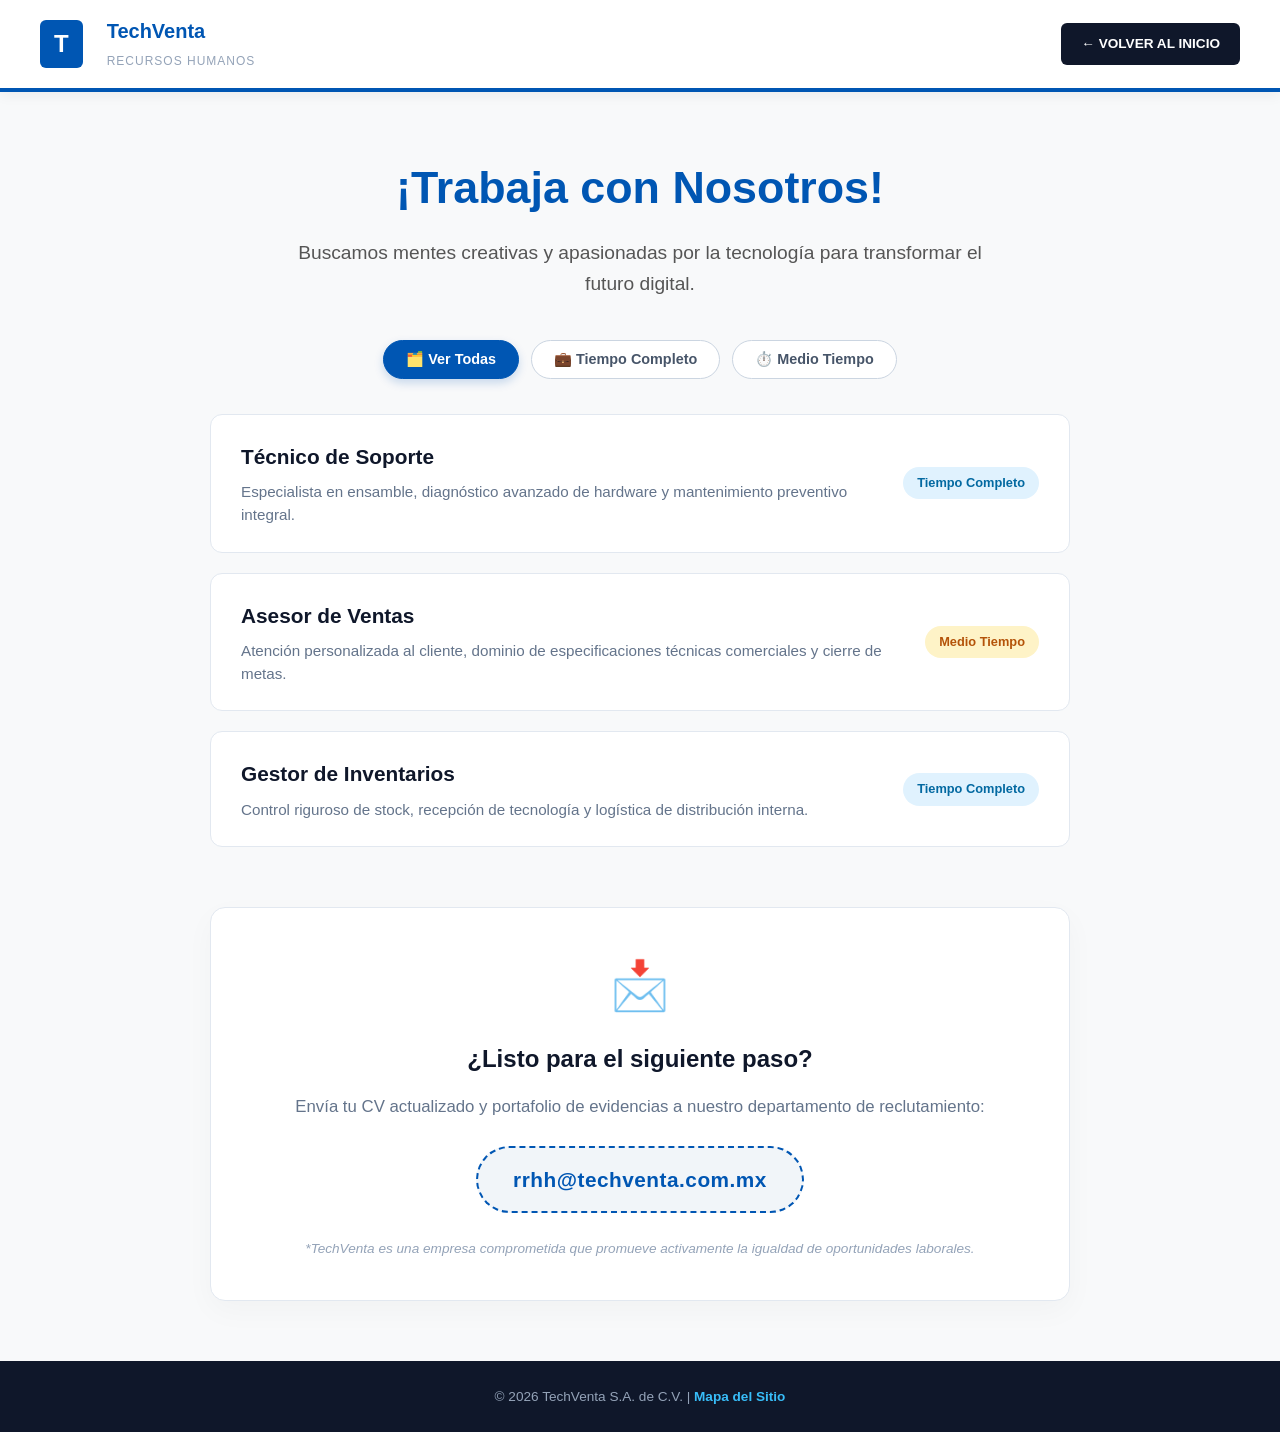
<file: bolsa-trabajo.html>
<!DOCTYPE html>
<html lang="es">
<head>
    <meta charset="UTF-8">
    <meta http-equiv="Content-Type" content="text/html; charset=UTF-8">
    <meta name="viewport" content="width=device-width, initial-scale=1.0">
    <title>&Uacute;nete al Equipo | TechVenta</title>
    <link rel="stylesheet" href="estilos-home.css">

    <!-- Estilos de respaldo integrados para asegurar un diseño responsivo y filtros fluidos -->
    <style>
        :root {
            --primary: #0056b3;
            --dark: #0f172a;
            --bg-color: #f8f9fa;
            --transition: all 0.3s ease;
        }

        body {
            font-family: Arial, sans-serif;
            margin: 0;
            padding: 0;
            background-color: var(--bg-color);
            color: #334155;
        }

        /* Cabecera Corporativa de Respaldo */
        .top-header {
            background: #ffffff;
            display: flex;
            justify-content: space-between;
            align-items: center;
            padding: 15px 40px;
            box-shadow: 0 4px 12px rgba(0,0,0,0.05);
            border-bottom: 4px solid var(--primary);
        }

        .logo-container {
            display: flex;
            align-items: center;
            gap: 12px;
        }

        .logo-box {
            background: var(--primary);
            color: white;
            padding: 5px 14px;
            font-weight: bold;
            font-size: 1.5rem;
            border-radius: 6px;
        }

        .logo-text .brand {
            font-size: 1.25rem;
            font-weight: bold;
            color: var(--primary);
            display: block;
        }

        .logo-text small {
            color: #94a3b8;
            font-size: 0.75rem;
            letter-spacing: 1px;
            text-transform: uppercase;
        }

        .btn-back {
            background: var(--dark);
            color: white;
            text-decoration: none;
            padding: 10px 20px;
            border-radius: 6px;
            font-weight: bold;
            font-size: 0.85rem;
            transition: var(--transition);
        }

        .btn-back:hover {
            opacity: 0.9;
            transform: translateY(-1px);
        }

        /* Botones de Filtro Dinámico */
        .filter-container {
            display: flex;
            justify-content: center;
            gap: 12px;
            margin-bottom: 35px;
        }

        .btn-filter {
            background: #ffffff;
            color: #475569;
            border: 1px solid #cbd5e1;
            padding: 10px 22px;
            font-size: 0.9rem;
            font-weight: bold;
            border-radius: 30px;
            cursor: pointer;
            transition: var(--transition);
        }

        .btn-filter:hover, .btn-filter.active {
            background: var(--primary);
            color: white;
            border-color: var(--primary);
            box-shadow: 0 4px 10px rgba(0, 86, 179, 0.2);
        }

        /* Contenedor y Tarjetas de Vacantes */
        .vacantes-container {
            display: flex;
            flex-direction: column;
            gap: 20px;
        }

        .job-card {
            background: #ffffff;
            padding: 25px 30px;
            border-radius: 12px;
            border: 1px solid #e2e8f0;
            display: flex;
            justify-content: space-between;
            align-items: center;
            gap: 20px;
            transition: var(--transition);
        }

        .job-card:hover {
            transform: translateY(-2px);
            box-shadow: 0 8px 20px rgba(0,0,0,0.04);
            border-color: var(--primary);
        }

        .job-info h3 {
            margin: 0 0 8px 0;
            color: var(--dark);
            font-size: 1.3rem;
        }

        .job-info p {
            margin: 0;
            color: #64748b;
            font-size: 0.95rem;
            line-height: 1.5;
        }

        .job-tag {
            padding: 6px 14px;
            font-size: 0.8rem;
            font-weight: bold;
            border-radius: 20px;
            white-space: nowrap;
        }

        .tag-completo {
            background: #e0f2fe;
            color: #0369a1;
        }

        .tag-medio {
            background: #fef3c7;
            color: #b45309;
        }

        .main-footer {
            background: var(--dark);
            color: #94a3b8;
            text-align: center;
            padding: 25px;
            font-size: 0.85rem;
        }
    </style>
</head>
<body>

    <noscript>
        <div style="background: #e74c3c; color: white; padding: 15px; text-align: center; font-family: Arial, sans-serif; font-weight: bold;">
            Atenci&oacute;n: El m&oacute;dulo de filtrado de vacantes de Recursos Humanos requiere JavaScript activo para procesar postulaciones.
        </div>
    </noscript>

    <!-- Header Corporativo -->
    <header class="top-header">
        <div class="logo-container">
            <div class="logo-box">T</div>
            <div class="logo-text">
                <span class="brand">TechVenta</span>
                <small>RECURSOS HUMANOS</small>
            </div>
        </div>
        <a href="index.html" class="btn-back">&larr; VOLVER AL INICIO</a>
    </header>

    <main style="max-width: 900px; margin: 60px auto; padding: 0 20px;">
        
        <section style="text-align: center; margin-bottom: 40px;">
            <h1 style="color: #0056b3; font-size: 2.8rem; margin-top: 0; margin-bottom: 15px;">&iexcl;Trabaja con Nosotros!</h1>
            <p style="color: #555; font-size: 1.2rem; max-width: 700px; margin: 0 auto;">Buscamos mentes creativas y apasionadas por la tecnolog&iacute;a para transformar el futuro digital.</p>
        </section>

        <!-- Barra de Filtros Interactivos por Código -->
        <nav class="filter-container">
            <button class="btn-filter active" onclick="filtrarVacantes('todas', this)">🗂️ Ver Todas</button>
            <button class="btn-filter" onclick="filtrarVacantes('completo', this)">💼 Tiempo Completo</button>
            <button class="btn-filter" onclick="filtrarVacantes('medio', this)">⏱️ Medio Tiempo</button>
        </nav>

        <!-- Contenedor Dinámico de Tarjetas -->
        <section class="vacantes-container">
            
            <article class="job-card" data-tipo="completo">
                <div class="job-info">
                    <h3>T&eacute;cnico de Soporte</h3>
                    <p>Especialista en ensamble, diagn&oacute;stico avanzado de hardware y mantenimiento preventivo integral.</p>
                </div>
                <div class="job-tag tag-completo">Tiempo Completo</div>
            </article>

            <article class="job-card" data-tipo="medio">
                <div class="job-info">
                    <h3>Asesor de Ventas</h3>
                    <p>Atenci&oacute;n personalizada al cliente, dominio de especificaciones t&eacute;cnicas comerciales y cierre de metas.</p>
                </div>
                <div class="job-tag tag-medio">Medio Tiempo</div>
            </article>

            <article class="job-card" data-tipo="completo">
                <div class="job-info">
                    <h3>Gestor de Inventarios</h3>
                    <p>Control riguroso de stock, recepci&oacute;n de tecnolog&iacute;a y log&iacute;stica de distribuci&oacute;n interna.</p>
                </div>
                <div class="job-tag tag-completo">Tiempo Completo</div>
            </article>
            
        </section>

        <!-- Sección Informativa de Envío -->
        <section style="margin-top: 60px; background: #ffffff; padding: 40px; border-radius: 15px; text-align: center; box-shadow: 0 10px 30px rgba(0,0,0,0.03); border: 1px solid #e2e8f0;">
            <div style="font-size: 3rem; margin-bottom: 15px;">📩</div>
            <h2 style="color: #0f172a; margin-top: 0; margin-bottom: 15px;">&iquest;Listo para el siguiente paso?</h2>
            <p style="color: #64748b; margin-bottom: 25px; font-size: 1.05rem;">Env&iacute;a tu CV actualizado y portafolio de evidencias a nuestro departamento de reclutamiento:</p>
            
            <div style="background: #f1f5f9; display: inline-block; padding: 15px 35px; border-radius: 50px; border: 2px dashed #0056b3;">
                <span style="font-size: 1.3rem; color: #0056b3; font-weight: bold; letter-spacing: 0.5px;">rrhh@techventa.com.mx</span>
            </div>
            
            <p style="margin-top: 25px; font-size: 0.85rem; color: #94a3b8; font-style: italic;">*TechVenta es una empresa comprometida que promueve activamente la igualdad de oportunidades laborales.</p>
        </section>
    </main>

    <!-- Pie de Página -->
    <footer class="main-footer">
        <p>&copy; 2026 TechVenta S.A. de C.V. | <a href="mapa_sitio.html" style="color: #38bdf8; text-decoration: none; font-weight: bold;">Mapa del Sitio</a></p>
    </footer>

    <!-- LÓGICA DE FILTRADO REACTIVO -->
    <script type="text/javascript">
        function filtrarVacantes(categoria, botonPresionado) {
            // 1. Quitar la clase activa de todos los botones de filtrado
            const botones = document.querySelectorAll('.btn-filter');
            botones.forEach(btn => btn.classList.remove('active'));
            
            // 2. Asignar la clase activa al botón que pulsó el usuario
            botonPresionado.classList.add('active');

            // 3. Obtener todas las tarjetas de empleo disponibles
            const tarjetas = document.querySelectorAll('.job-card');

            // 4. Evaluar atributo personalizado data-tipo para ocultar o mostrar con estilos inline alternativos
            tarjetas.forEach(tarjeta => {
                const tipoTrabajo = tarjeta.getAttribute('data-tipo');

                if (categoria === 'todas' || tipoTrabajo === categoria) {
                    tarjeta.style.display = 'flex'; // Comportamiento flex original
                } else {
                    tarjeta.style.display = 'none'; // Ocultar vacante que no cumple el filtro
                }
            });
        }
    </script>
</body>
</html>
</file>
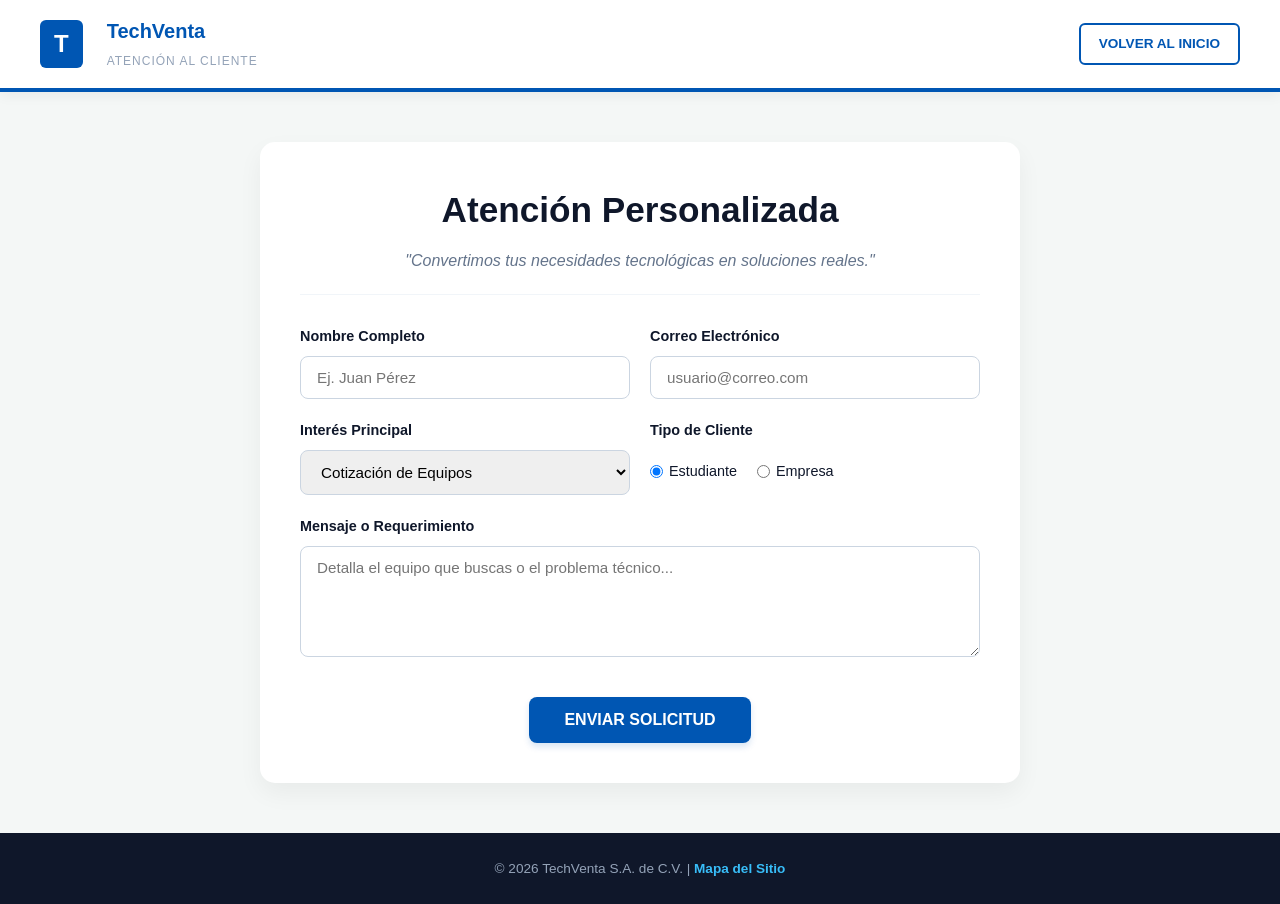
<file: contacto.html>
<!DOCTYPE html>
<html lang="es">
<head>
    <meta charset="UTF-8">
    <meta http-equiv="Content-Type" content="text/html; charset=UTF-8">
    <meta name="viewport" content="width=device-width, initial-scale=1.0">
    <title>Contacto Directo | TechVenta S.A. de C.V.</title>
    <link rel="stylesheet" href="estilos-home.css">

    <style>
        :root {
            --primary: #0056b3;
            --dark: #0f172a;
            --light-bg: #f4f7f6;
            --transition: all 0.3s ease;
        }

        body {
            font-family: Arial, sans-serif;
            margin: 0;
            padding: 0;
            background-color: var(--light-bg);
            color: #334155;
        }

        /* Header Corporativo de Respaldo */
        .top-header {
            background: #ffffff;
            display: flex;
            justify-content: space-between;
            align-items: center;
            padding: 15px 40px;
            box-shadow: 0 4px 12px rgba(0,0,0,0.05);
            border-bottom: 4px solid var(--primary);
        }

        .logo-container {
            display: flex;
            align-items: center;
            gap: 12px;
        }

        .logo-box {
            background: var(--primary);
            color: white;
            padding: 5px 14px;
            font-weight: bold;
            font-size: 1.5rem;
            border-radius: 6px;
        }

        .logo-text .brand {
            font-size: 1.25rem;
            font-weight: bold;
            color: var(--primary);
            display: block;
        }

        .logo-text small {
            color: #94a3b8;
            font-size: 0.75rem;
            letter-spacing: 1px;
            text-transform: uppercase;
        }

        .btn-back-home {
            background: transparent;
            color: var(--primary);
            border: 2px solid var(--primary);
            text-decoration: none;
            padding: 8px 18px;
            border-radius: 6px;
            font-weight: bold;
            font-size: 0.85rem;
            transition: var(--transition);
        }

        .btn-back-home:hover {
            background: var(--primary);
            color: white;
        }

        /* Estructura del Formulario Moderno */
        .contact-form {
            display: flex;
            flex-direction: column;
            gap: 20px;
        }

        .form-row {
            display: flex;
            gap: 20px;
            flex-wrap: wrap;
        }

        .form-group {
            flex: 1;
            min-width: 280px;
            display: flex;
            flex-direction: column;
            gap: 8px;
        }

        .form-group.full-width {
            flex: 1 1 100%;
        }

        .form-group label {
            font-size: 0.9rem;
            font-weight: bold;
            color: var(--dark);
        }

        .form-group input[type="text"],
        .form-group input[type="email"],
        .form-group select,
        .form-group textarea {
            padding: 12px 16px;
            border: 1px solid #cbd5e1;
            border-radius: 8px;
            font-size: 0.95rem;
            outline: none;
            transition: var(--transition);
            font-family: Arial, sans-serif;
        }

        .form-group input:focus,
        .form-group select:focus,
        .form-group textarea:focus {
            border-color: var(--primary);
            box-shadow: 0 0 0 3px rgba(0, 86, 179, 0.15);
        }

        .radio-container {
            display: flex;
            gap: 20px;
            padding: 10px 0;
        }

        .radio-container label {
            font-weight: normal;
            cursor: pointer;
            display: flex;
            align-items: center;
            gap: 6px;
        }

        .btn-submit {
            background: var(--primary);
            color: white;
            border: none;
            padding: 14px 35px;
            font-size: 1rem;
            font-weight: bold;
            border-radius: 8px;
            cursor: pointer;
            box-shadow: 0 4px 6px rgba(0, 86, 179, 0.15);
            transition: var(--transition);
        }

        .btn-submit:hover {
            background: #004085;
            transform: translateY(-1px);
            box-shadow: 0 6px 12px rgba(0, 86, 179, 0.25);
        }

        .main-footer {
            background: var(--dark);
            color: #94a3b8;
            text-align: center;
            padding: 25px;
            font-size: 0.85rem;
        }
    </style>
</head>
<body>

    <noscript>
        <div style="background: #e74c3c; color: white; padding: 15px; text-align: center; font-family: Arial, sans-serif; font-weight: bold;">
            Atenci&oacute;n: El formulario de contacto requiere JavaScript activo para validar los campos antes de su env&iacute;o seguro.
        </div>
    </noscript>

    <header class="top-header">
        <div class="logo-container">
            <div class="logo-box">T</div>
            <div class="logo-text">
                <span class="brand">TechVenta</span>
                <small>ATENCI&Oacute;N AL CLIENTE</small>
            </div>
        </div>
        <a href="index.html" class="btn-back-home">VOLVER AL INICIO</a>
    </header>

    <main style="max-width: 800px; margin: 50px auto; padding: 0 20px;">
        <section style="background: white; padding: 40px; border-radius: 15px; box-shadow: 0 10px 25px rgba(0,0,0,0.05);">
            
            <header style="text-align: center; margin-bottom: 30px;">
                <h1 style="color: #0f172a; margin-top: 0; margin-bottom: 10px; font-size: 2.2rem;">Atenci&oacute;n Personalizada</h1>
                <p style="color: #64748b; font-style: italic; margin: 0;">"Convertimos tus necesidades tecnol&oacute;gicas en soluciones reales."</p>
                <hr style="border: 0; border-top: 1px solid #f1f5f9; margin: 20px 0;">
            </header>

            <form action="procesar_contacto.php" method="POST" class="contact-form" id="form-contacto">
                
                <div class="form-row">
                    <div class="form-group">
                        <label for="nombre">Nombre Completo</label>
                        <input type="text" id="nombre" name="nombre" placeholder="Ej. Juan P&eacute;rez">
                    </div>
                    <div class="form-group">
                        <label for="email">Correo Electr&oacute;nico</label>
                        <input type="email" id="email" name="email" placeholder="usuario@correo.com">
                    </div>
                </div>

                <div class="form-row">
                    <div class="form-group">
                        <label for="interes">Inter&eacute;s Principal</label>
                        <select id="interes" name="interes">
                            <option value="cotizacion">Cotizaci&oacute;n de Equipos</option>
                            <option value="soporte">Soporte T&eacute;cnico</option>
                            <option value="estudiante">Plan Estudiante (Descuento)</option>
                            <option value="queja">Sugerencias</option>
                        </select>
                    </div>
                    <div class="form-group">
                        <label>Tipo de Cliente</label>
                        <div class="radio-container">
                            <label><input type="radio" name="tipo" value="persona" checked> Estudiante</label>
                            <label><input type="radio" name="tipo" value="empresa"> Empresa</label>
                        </div>
                    </div>
                </div>

                <div class="form-group full-width">
                    <label for="mensaje">Mensaje o Requerimiento</label>
                    <textarea id="mensaje" name="mensaje" rows="5" placeholder="Detalla el equipo que buscas o el problema t&eacute;cnico..."></textarea>
                </div>

                <div style="text-align: center; margin-top: 20px;">
                    <button type="submit" class="btn-submit">ENVIAR SOLICITUD</button>
                </div>

            </form>
        </section>
    </main>

    <footer class="main-footer" style="margin-top: 50px;">
        <p>&copy; 2026 TechVenta S.A. de C.V. | <a href="mapa_sitio.html" style="color: #38bdf8; text-decoration: none; font-weight: bold;">Mapa del Sitio</a></p>
    </footer>

    <script type="text/javascript">
        document.addEventListener("DOMContentLoaded", function() {
            const formulario = document.getElementById("form-contacto");

            formulario.addEventListener("submit", function(evento) {
                // Detener el envío por defecto para evaluar primero con JS
                evento.preventDefault();

                // Capturar elementos
                const txtNombre = document.getElementById("nombre").value.trim();
                const txtEmail = document.getElementById("email").value.trim();
                const txtMensaje = document.getElementById("mensaje").value.trim();

                // Expresión regular estándar y segura para validar emails
                const regexEmail = /^[^\s@]+@[^\s@]+\.[^\s@]+$/;

                // 1. Validar Nombre
                if (txtNombre === "") {
                    alert("Por favor, introduce tu Nombre Completo.");
                    document.getElementById("nombre").focus();
                    return false;
                }
                if (txtNombre.length < 4) {
                    alert("El nombre parece incompleto. Por favor introduce al menos 4 caracteres.");
                    document.getElementById("nombre").focus();
                    return false;
                }

                // 2. Validar Correo Electrónico
                if (txtEmail === "") {
                    alert("Por favor, escribe tu dirección de Correo Electrónico.");
                    document.getElementById("email").focus();
                    return false;
                }
                if (!regexEmail.test(txtEmail)) {
                    alert("La estructura del correo electrónico no es válida (Falta '@' o el dominio .com).");
                    document.getElementById("email").focus();
                    return false;
                }

                // 3. Validar Caja de Texto del Mensaje
                if (txtMensaje === "") {
                    alert("Por favor, redacta el mensaje o requerimiento técnico de tu consulta.");
                    document.getElementById("mensaje").focus();
                    return false;
                }
                if (txtMensaje.length < 15) {
                    alert("Por favor, detalla un poco más tu solicitud (mínimo 15 caracteres).");
                    document.getElementById("mensaje").focus();
                    return false;
                }

                // Si todo pasa con éxito:
                alert("¡Validación Correcta!\n\nTu requerimiento ha sido empaquetado de manera segura. Procesando envío al servidor de TechVenta...");
                
                // Aquí el script permite continuar el flujo nativo hacia el .php
                formulario.submit();
            });
        });
    </script>
</body>
</html>
</file>
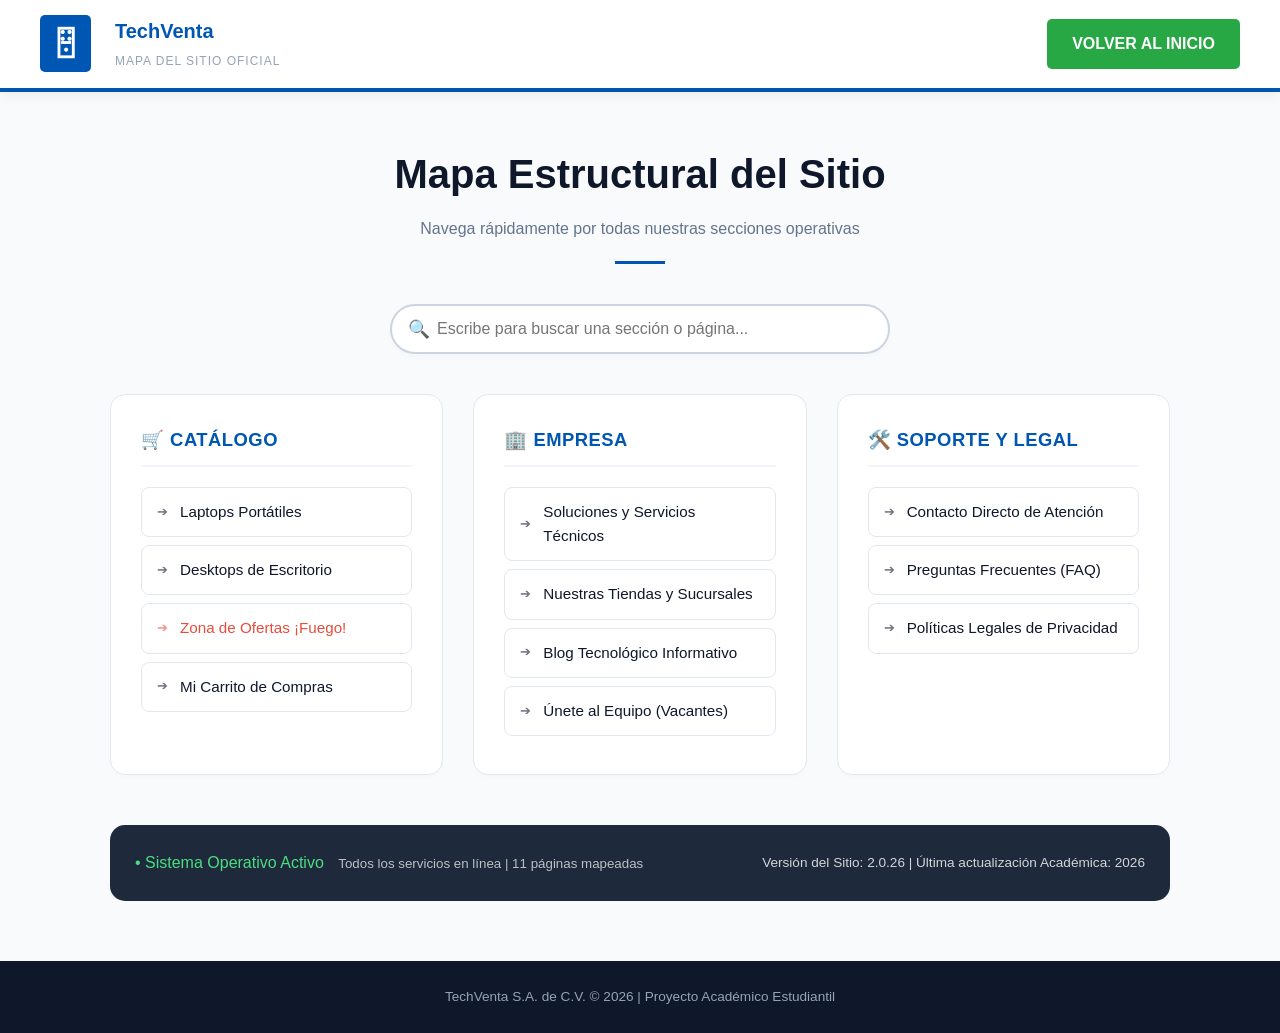
<file: mapa_sitio.html>
<!DOCTYPE html>
<html lang="es">
<head>
    <meta charset="UTF-8">
    <meta http-equiv="Content-Type" content="text/html; charset=UTF-8">
    <meta name="viewport" content="width=device-width, initial-scale=1.0">
    <title>Mapa del Sitio | TechVenta</title>
    <link rel="stylesheet" href="estilos-home.css">
    
    <style>
        :root {
            --primary: #0056b3;
            --dark: #0f172a;
            --light-bg: #f8fafc;
            --transition: all 0.3s ease;
        }

        body {
            font-family: Arial, sans-serif;
            margin: 0;
            padding: 0;
            background-color: var(--light-bg);
            color: #334155;
        }

        /* Header Corporativo de Respaldo */
        .top-header {
            background: #ffffff;
            display: flex;
            justify-content: space-between;
            align-items: center;
            padding: 15px 40px;
            box-shadow: 0 4px 12px rgba(0,0,0,0.05);
            border-bottom: 4px solid var(--primary);
        }

        .logo-container {
            display: flex;
            align-items: center;
            gap: 12px;
        }

        .logo-box {
            font-size: 1.6rem;
        }

        .logo-text .brand {
            font-size: 1.25rem;
            font-weight: bold;
            color: var(--primary);
            display: block;
        }

        .logo-text small {
            color: #94a3b8;
            font-size: 0.75rem;
            letter-spacing: 1px;
            text-transform: uppercase;
        }

        .btn-back-home {
            background: var(--primary);
            color: white;
            text-decoration: none;
            padding: 10px 20px;
            border-radius: 6px;
            font-weight: bold;
            font-size: 0.85rem;
            transition: var(--transition);
        }

        .btn-back-home:hover {
            background: #004085;
        }

        /* Barra de búsqueda interactiva */
        .search-wrapper {
            max-width: 500px;
            margin: 0 auto 40px auto;
            position: relative;
        }

        .search-input {
            width: 100%;
            padding: 14px 20px 14px 45px;
            font-size: 1rem;
            border: 2px solid #cbd5e1;
            border-radius: 50px;
            outline: none;
            transition: var(--transition);
            box-sizing: border-box;
            box-shadow: 0 4px 6px rgba(0,0,0,0.02);
        }

        .search-input:focus {
            border-color: var(--primary);
            box-shadow: 0 4px 12px rgba(0, 86, 179, 0.15);
        }

        .search-icon {
            position: absolute;
            left: 18px;
            top: 50%;
            transform: translateY(-50%);
            font-size: 1.1rem;
            color: #94a3b8;
        }

        /* Estructura Estilizada del Mapa */
        .map-grid {
            display: grid;
            grid-template-columns: repeat(auto-fit, minmax(300px, 1fr));
            gap: 30px;
        }

        .map-section {
            background: white;
            padding: 30px;
            border-radius: 15px;
            box-shadow: 0 4px 6px -1px rgba(0,0,0,0.01), 0 2px 4px -1px rgba(0,0,0,0.01);
            border: 1px solid #e2e8f0;
            transition: var(--transition);
        }

        .map-section h3 {
            margin-top: 0;
            margin-bottom: 20px;
            border-bottom: 2px solid #f1f5f9;
            padding-bottom: 10px;
            font-size: 1.15rem;
            letter-spacing: 0.5px;
        }

        .map-section ul {
            list-style: none;
            padding: 0;
            margin: 0;
        }

        .map-link {
            display: flex;
            align-items: center;
            padding: 12px 15px;
            margin-bottom: 8px;
            text-decoration: none;
            color: var(--dark);
            background: #ffffff;
            border: 1px solid #e2e8f0;
            border-radius: 8px;
            transition: var(--transition);
            font-weight: 500;
            font-size: 0.95rem;
        }

        .map-link:hover {
            background: var(--primary);
            color: white !important;
            transform: translateX(8px);
            border-color: var(--primary);
        }

        .map-link::before {
            content: '➔';
            margin-right: 12px;
            font-size: 0.8rem;
            opacity: 0.6;
        }

        .main-footer {
            background: var(--dark);
            color: #94a3b8;
            text-align: center;
            padding: 25px;
            font-size: 0.85rem;
            margin-top: 60px;
        }
    </style>
</head>
<body>

    <noscript>
        <div style="background: #e74c3c; color: white; padding: 15px; text-align: center; font-family: Arial, sans-serif; font-weight: bold;">
            El Mapa del Sitio requiere la activaci&oacute;n de scripts para realizar el filtrado predictivo de secciones en tiempo real.
        </div>
    </noscript>

    <header class="top-header">
        <div class="logo-container">
            <div class="logo-box">&#127104;</div>
            <div class="logo-text">
                <span class="brand">TechVenta</span>
                <small>MAPA DEL SITIO OFICIAL</small>
            </div>
        </div>
        <nav>
            <a href="index.html" class="btn-contact">VOLVER AL INICIO</a>
        </nav>
    </header>

    <main class="container" style="max-width: 1100px; margin: 50px auto; padding: 0 20px;">
        
        <section style="text-align: center; margin-bottom: 40px;">
            <h1 style="color: #0f172a; font-size: 2.5rem; margin-top: 0; margin-bottom: 10px;">Mapa Estructural del Sitio</h1>
            <p style="color: #64748b; margin-bottom: 0;">Navega r&aacute;pidamente por todas nuestras secciones operativas</p>
            <hr style="width: 50px; border: 0; border-top: 3px solid #0056b3; margin: 20px auto;">
        </section>

        <div class="search-wrapper">
            <span class="search-icon">&#128269;</span>
            <input type="text" id="map-search-bar" class="search-input" placeholder="Escribe para buscar una sección o página..." onkeyup="filtrarContenidoMapa();">
        </div>

        <div class="map-grid">
            
            <div class="map-section" data-seccion="catalogo">
                <h3 style="color: #0056b3;">🛒 CAT&Aacute;LOGO</h3>
                <ul>
                    <li><a href="laptops.html" class="map-link">Laptops Port&aacute;tiles</a></li>
                    <li><a href="desktops.html" class="map-link">Desktops de Escritorio</a></li>
                    <li><a href="ofertas.html" class="map-link" style="color: #e74c3c;">Zona de Ofertas &iexcl;Fuego!</a></li>
                    <li><a href="carrito.html" class="map-link">Mi Carrito de Compras</a></li>
                </ul>
            </div>

            <div class="map-section" data-seccion="empresa">
                <h3 style="color: #0056b3;">🏢 EMPRESA</h3>
                <ul>
                    <li><a href="servicios.html" class="map-link">Soluciones y Servicios T&eacute;cnicos</a></li>
                    <li><a href="sucursales.html" class="map-link">Nuestras Tiendas y Sucursales</a></li>
                    <li><a href="blog.html" class="map-link">Blog Tecnol&oacute;gico Informativo</a></li>
                    <li><a href="bolsa-trabajo.html" class="map-link">&Uacute;nete al Equipo (Vacantes)</a></li>
                </ul>
            </div>

            <div class="map-section" data-seccion="soporte">
                <h3 style="color: #0056b3;">🛠️ SOPORTE Y LEGAL</h3>
                <ul>
                    <li><a href="contacto.html" class="map-link">Contacto Directo de Atenci&oacute;n</a></li>
                    <li><a href="preguntas-frecuentes.html" class="map-link">Preguntas Frecuentes (FAQ)</a></li>
                    <li><a href="politicas.html" class="map-link">Pol&iacute;ticas Legales de Privacidad</a></li>
                </ul>
            </div>

        </div>

        <div style="margin-top: 50px; background: #1e293b; color: white; padding: 25px; border-radius: 15px; display: flex; justify-content: space-between; align-items: center; flex-wrap: wrap; gap: 20px;">
            <div>
                <span style="color: #4ade80;">&bull; Sistema Operativo Activo</span> 
                <small style="margin-left: 10px; opacity: 0.7;">Todos los servicios en l&iacute;nea | <span id="lbl-total-links">0</span> p&aacute;ginas mapeadas</small>
            </div>
            <div style="font-size: 0.85rem; opacity: 0.8;">
                Versi&oacute;n del Sitio: 2.0.26 | &Uacute;ltima actualizaci&oacute;n Acad&eacute;mica: 2026
            </div>
        </div>

    </main>

    <footer class="main-footer">
        <p>TechVenta S.A. de C.V. &copy; 2026 | Proyecto Acad&eacute;mico Estudiantil</p>
    </footer>

    <script type="text/javascript">
        document.addEventListener("DOMContentLoaded", function() {
            // Calcular de forma automática el total de hipervínculos mapeados al cargar la interfaz
            const enlaces = document.querySelectorAll('.map-link');
            const contadorContenedor = document.getElementById('lbl-total-links');
            if (contadorContenedor) {
                contadorContenedor.textContent = enlaces.length;
            }
        });

        function filtrarContenidoMapa() {
            // 1. Obtener la cadena ingresada por el usuario en minúsculas para homologar
            const terminoBusqueda = document.getElementById("map-search-bar").value.toLowerCase();
            
            // 2. Apuntar a los bloques contenedores primarios del mapa
            const secciones = document.querySelectorAll(".map-section");

            secciones.forEach(seccion => {
                const enlacesInternos = seccion.querySelectorAll(".map-link");
                let coincidenciaEncontrada = false;

                enlacesInternos.forEach(enlace => {
                    const textoEnlace = enlace.textContent.toLowerCase();

                    // Evaluar coincidencia de caracteres
                    if (textoEnlace.includes(terminoBusqueda)) {
                        enlace.style.display = "flex"; // Mostrar enlace coincidente
                        coincidenciaEncontrada = true;
                    } else {
                        enlace.style.display = "none"; // Ocultar enlace disonante
                    }
                });

                // Lógica inteligente de colapso: Si toda la sección no tiene coincidencias, se oculta el recuadro completo
                if (coincidenciaEncontrada) {
                    seccion.style.display = "block";
                } else {
                    seccion.style.display = "none";
                }
            });
        }
    </script>
</body>
</html>
</file>
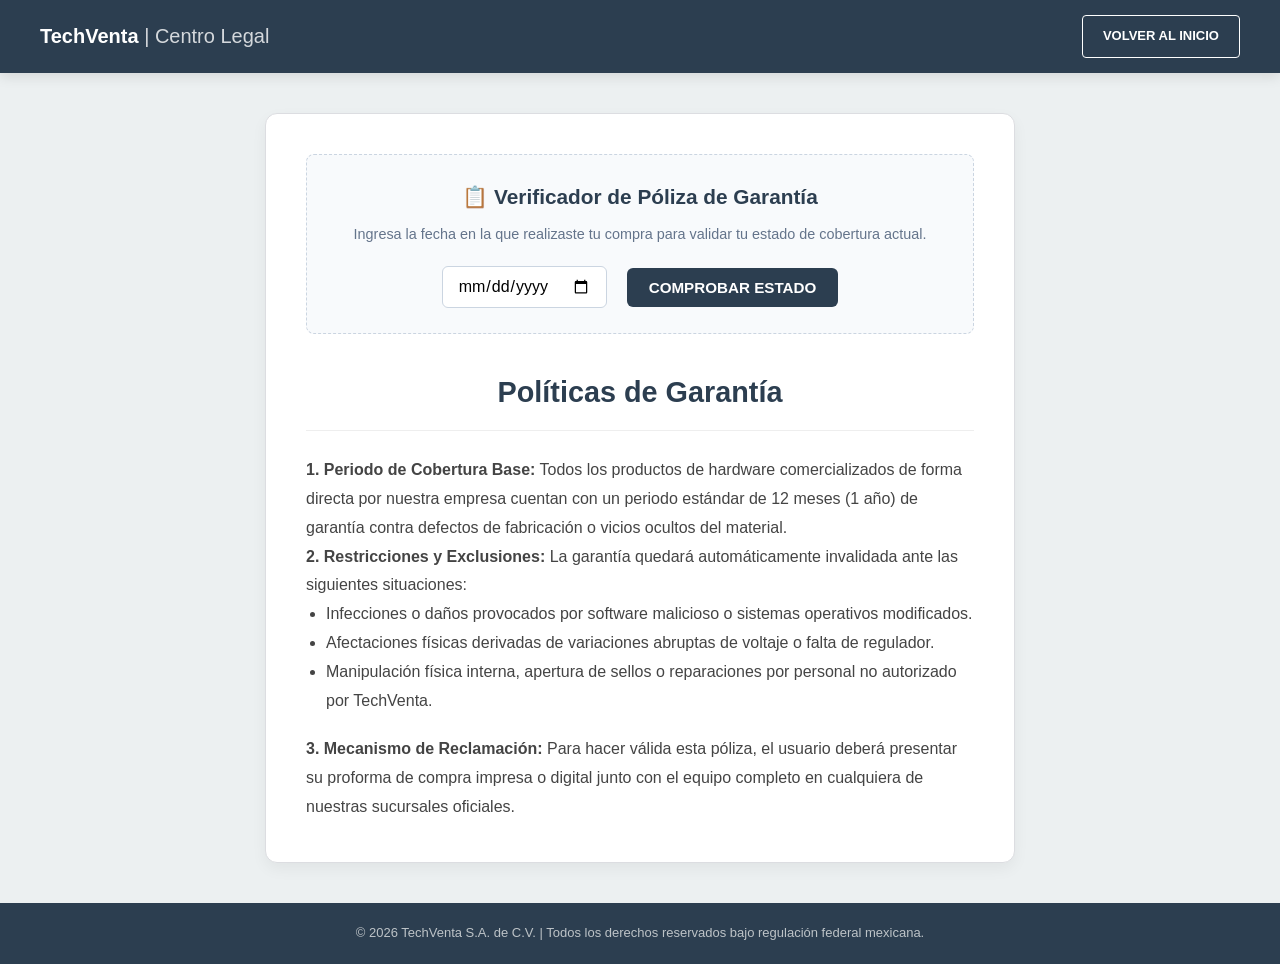
<file: politicas.html>
<!DOCTYPE html>
<html lang="es">
<head>
    <meta charset="UTF-8">
    <meta http-equiv="Content-Type" content="text/html; charset=UTF-8">
    <meta name="viewport" content="width=device-width, initial-scale=1.0">
    <title>Legal | TechVenta</title>
    <link rel="stylesheet" href="estilos-home.css">

    <style>
        :root {
            --primary: #2c3e50;
            --primary-dark: #1a252f;
            --success: #28a745;
            --warning: #ffc107;
            --danger: #dc3545;
            --light-bg: #ecf0f1;
            --transition: all 0.3s ease;
        }

        body {
            font-family: Arial, sans-serif;
            margin: 0;
            padding: 0;
            background-color: var(--light-bg);
            color: #333333;
        }

        /* Cabecera Corporativa de Respaldo */
        .top-header-legal {
            background: var(--primary);
            display: flex;
            justify-content: space-between;
            align-items: center;
            padding: 15px 40px;
            box-shadow: 0 4px 12px rgba(0,0,0,0.1);
        }

        .btn-back {
            color: white;
            text-decoration: none;
            border: 1px solid white;
            padding: 10px 20px;
            font-weight: bold;
            font-size: 13px;
            border-radius: 4px;
            transition: var(--transition);
        }

        .btn-back:hover {
            background: white;
            color: var(--primary);
        }

        /* Contenedores Principales */
        .legal-container {
            max-width: 750px;
            margin: 40px auto;
            padding: 40px;
            background: #ffffff;
            border-radius: 12px;
            border: 1px solid #dcdde1;
            box-shadow: 0 6px 15px rgba(0,0,0,0.05);
            box-sizing: border-box;
        }

        /* Panel de Herramienta Interactiva */
        .checker-box {
            background: #f8fafc;
            border: 1px dashed #cbd5e1;
            border-radius: 8px;
            padding: 25px;
            margin-bottom: 35px;
            text-align: center;
        }

        .input-date {
            padding: 10px 15px;
            font-size: 1rem;
            border: 1px solid #cbd5e1;
            border-radius: 6px;
            outline: none;
            margin-right: 10px;
            font-family: Arial, sans-serif;
        }

        .btn-check {
            background: var(--primary);
            color: white;
            border: none;
            padding: 11px 22px;
            font-size: 0.95rem;
            font-weight: bold;
            border-radius: 6px;
            cursor: pointer;
            transition: var(--transition);
        }

        .btn-check:hover {
            background: var(--primary-dark);
        }

        .result-message {
            margin-top: 15px;
            font-weight: bold;
            font-size: 1rem;
            padding: 10px;
            border-radius: 6px;
            display: none;
        }
    </style>
</head>
<body>

    <noscript>
        <div style="background: #e74c3c; color: white; padding: 15px; text-align: center; font-family: Arial, sans-serif; font-weight: bold;">
            Atenci&oacute;n: El validador temporal de vigencia de p&oacute;lizas requiere JavaScript activo para contrastar la fecha de tu equipo.
        </div>
    </noscript>

    <header class="top-header-legal">
        <div style="color: white; font-size: 20px; font-weight: bold;">
            <strong>Tech</strong>Venta <span style="font-weight: normal; opacity: 0.8;">| Centro Legal</span>
        </div>
        <a href="index.html" class="btn-back">VOLVER AL INICIO</a>
    </header>

    <main class="legal-container">
        
        <section class="checker-box">
            <h3 style="color: var(--primary); margin-top: 0; margin-bottom: 10px; font-size: 1.3rem;">📋 Verificador de P&oacute;liza de Garant&iacute;a</h3>
            <p style="color: #64748b; font-size: 0.9rem; margin-bottom: 20px;">Ingresa la fecha en la que realizaste tu compra para validar tu estado de cobertura actual.</p>
            
            <div style="display: flex; justify-content: center; align-items: center; flex-wrap: wrap; gap: 10px;">
                <input type="date" id="txt-fecha-compra" class="input-date">
                <button onclick="evaluarVigenciaGarantia();" class="btn-check">COMPROBAR ESTADO</button>
            </div>
            
            <div id="wrapper-resultado-legal" class="result-message"></div>
        </section>

        <section>
            <h2 style="color: #2c3e50; text-align: center; font-size: 1.8rem; margin-top: 0; margin-bottom: 15px;">Pol&iacute;ticas de Garant&iacute;a</h2>
            <hr style="border: 0; border-top: 1px solid #eeeeee; margin-bottom: 25px;">
            
            <div style="line-height: 1.8; color: #444444; font-size: 1rem;">
                <p><strong>1. Periodo de Cobertura Base:</strong> Todos los productos de hardware comercializados de forma directa por nuestra empresa cuentan con un periodo est&aacute;ndar de 12 meses (1 a&ntilde;o) de garant&iacute;a contra defectos de fabricaci&oacute;n o vicios ocultos del material.</p>
                
                <p><strong>2. Restricciones y Exclusiones:</strong> La garant&iacute;a quedar&aacute; autom&aacute;ticamente invalidada ante las siguientes situaciones:</p>
                <ul style="padding-left: 20px; margin-bottom: 20px;">
                    <li>Infecciones o da&ntilde;os provocados por software malicioso o sistemas operativos modificados.</li>
                    <li>Afectaciones f&iacute;sicas derivadas de variaciones abruptas de voltaje o falta de regulador.</li>
                    <li>Manipulaci&oacute;n f&iacute;sica interna, apertura de sellos o reparaciones por personal no autorizado por TechVenta.</li>
                </ul>
                
                <p><strong>3. Mecanismo de Reclamaci&oacute;n:</strong> Para hacer v&aacute;lida esta p&oacute;liza, el usuario deber&aacute; presentar su proforma de compra impresa o digital junto con el equipo completo en cualquiera de nuestras sucursales oficiales.</p>
            </div>
        </section>

    </main>

    <footer style="background: var(--primary); color: #bdc3c7; text-align: center; padding: 20px; font-size: 13px;">
        <p>&copy; 2026 TechVenta S.A. de C.V. | Todos los derechos reservados bajo regulaci&oacute;n federal mexicana.</p>
    </footer>

    <script type="text/javascript">
        function evaluarVigenciaGarantia() {
            const inputFecha = document.getElementById("txt-fecha-compra").value;
            const cajaResultado = document.getElementById("wrapper-resultado-legal");

            if (!inputFecha) {
                alert("Por favor, selecciona una fecha válida del calendario para procesar la validación.");
                return;
            }

            // Convertir fechas a milisegundos
            const fechaCompra = new Date(inputFecha);
            const fechaActual = new Date();

            // Calcular diferencia exacta de tiempo en meses aproximados
            const diferenciaTiempo = fechaActual - fechaCompra;
            const diasTranscurridos = diferenciaTiempo / (1000 * 60 * 60 * 24);

            cajaResultado.style.display = "block";

            if (diasTranscurridos < 0) {
                cajaResultado.textContent = "⚠️ La fecha seleccionada es del futuro. Verifica tus datos.";
                cajaResultado.style.backgroundColor = "#fff3cd";
                cajaResultado.style.color = "#856404";
            } else if (diasTranscurridos <= 300) {
                // Menos de 10 meses: Garantía totalmente vigente y segura (Verde)
                cajaResultado.textContent = "🟢 Tu garantía está VIGENTE. Cuentas con soporte técnico total de fábrica.";
                cajaResultado.style.backgroundColor = "#d4edda";
                cajaResultado.style.color = "#155724";
            } else if (diasTranscurridos <= 365) {
                // Entre 10 y 12 meses: Próxima a vencer (Naranja)
                cajaResultado.textContent = "🟡 Póliza activa, pero PRÓXIMA A EXPIRAR. Te quedan menos de 60 días de cobertura.";
                cajaResultado.style.backgroundColor = "#fff3cd";
                cajaResultado.style.color = "#856404";
            } else {
                // Más de 12 meses: Garantía vencida (Rojo)
                cajaResultado.textContent = "🔴 Póliza EXPIRADA. Tus 12 meses de cobertura de fábrica han concluido.";
                cajaResultado.style.backgroundColor = "#f8d7da";
                cajaResultado.style.color = "#721c24";
            }
        }
    </script>
</body>
</html>
</file>
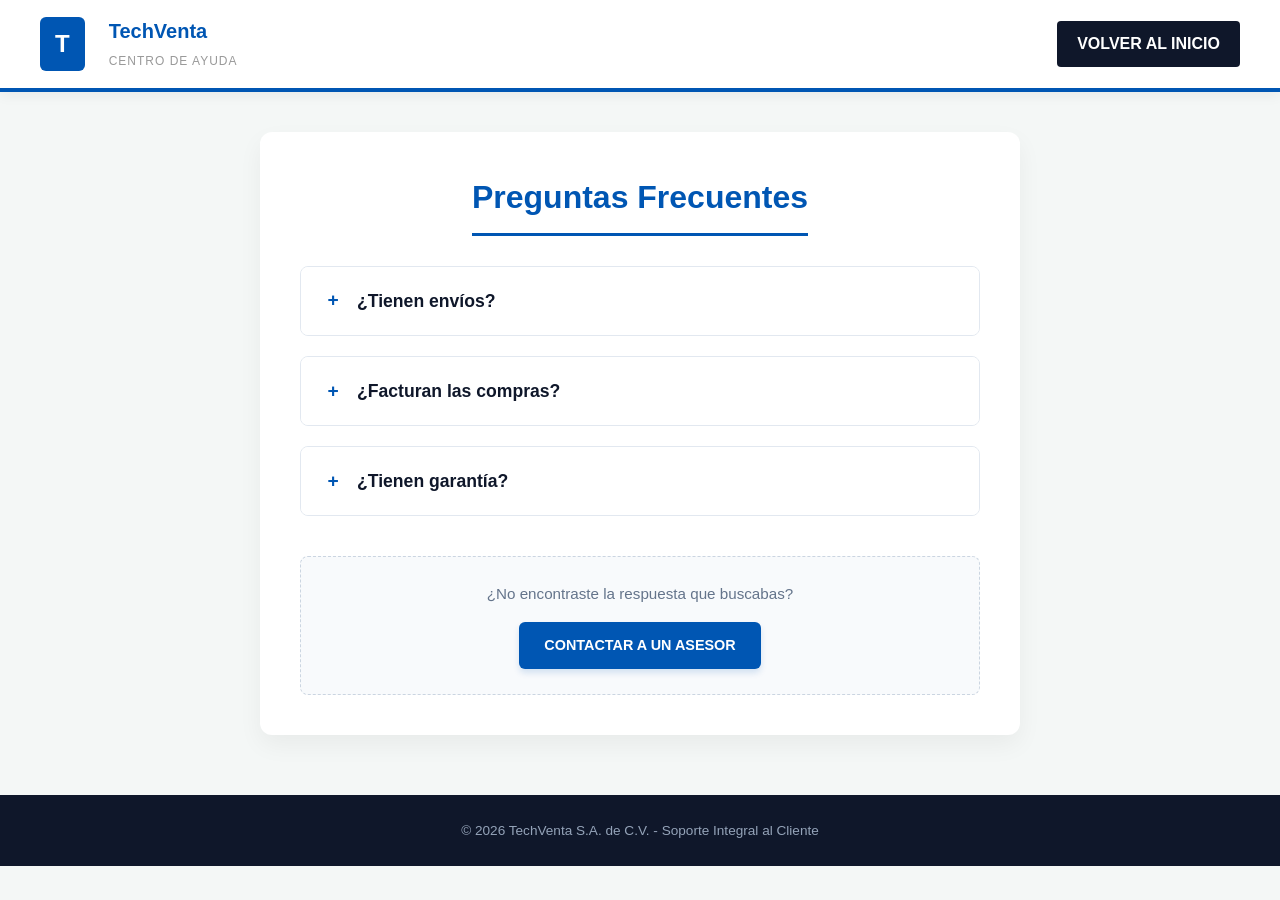
<file: preguntas-frecuentes.html>
<!DOCTYPE html>
<html lang="es">
<head>
    <meta charset="UTF-8">
    <meta http-equiv="Content-Type" content="text/html; charset=UTF-8">
    <meta name="viewport" content="width=device-width, initial-scale=1.0">
    <title>FAQ | TechVenta</title>
    
    <!-- Enlace a tu hoja de estilos principal -->
    <link rel="stylesheet" href="estilos-home.css">

    <!-- Estilos de respaldo integrados para dise�o aut�nomo sin fallas -->
    <style>
        :root {
            --primary: #0056b3;
            --dark: #0f172a;
            --light-bg: #f4f7f6;
            --shadow-soft: 0 10px 25px rgba(0, 0, 0, 0.05);
            --transition: all 0.3s cubic-bezier(0.4, 0, 0.2, 1);
        }

        /* Estructura Base de Respaldo por si falla el CSS externo */
        body {
            font-family: Arial, sans-serif;
            margin: 0;
            padding: 0;
            background-color: var(--light-bg);
            color: #333;
        }

        .top-header {
            background: #ffffff;
            display: flex;
            justify-content: space-between;
            align-items: center;
            padding: 15px 40px;
            box-shadow: 0 4px 12px rgba(0,0,0,0.05);
            border-bottom: 4px solid var(--primary);
        }

        .logo-container {
            display: flex;
            align-items: center;
            gap: 12px;
        }

        .logo-box {
            background: var(--primary);
            color: white;
            padding: 8px 15px;
            font-weight: bold;
            font-size: 1.5rem;
            border-radius: 6px;
        }

        .logo-text .brand {
            font-size: 1.25rem;
            font-weight: bold;
            color: var(--primary);
            display: block;
        }

        .logo-text small {
            color: #999;
            font-size: 0.75rem;
            letter-spacing: 1px;
            text-transform: uppercase;
        }

        /* Estilos espec�ficos para la secci�n FAQ Din�mica */
        .faq-item-pro {
            background: #ffffff;
            border-radius: 8px;
            margin-bottom: 8px;
            border: 1px solid #e2e8f0;
            overflow: hidden;
            transition: var(--transition);
        }

        .faq-header-pro {
            padding: 20px;
            cursor: pointer;
            user-select: none;
            background: #ffffff;
            transition: var(--transition);
        }

        .faq-header-pro:hover {
            background: #f8fafc;
        }

        .faq-header-pro h3 {
            margin: 0;
            font-size: 1.1rem;
            color: var(--dark);
            flex-grow: 1;
        }

        .faq-status {
            font-size: 1.2rem;
            font-weight: bold;
            color: var(--primary);
            width: 24px;
            height: 24px;
            display: flex;
            align-items: center;
            justify-content: center;
            transition: var(--transition);
        }

        .faq-content-pro {
            max-height: 0;
            overflow: hidden;
            transition: max-height 0.35s ease-out, padding 0.35s ease-out;
            background: #fafafa;
            padding: 0 20px;
        }

        .faq-content-pro p {
            margin: 0;
            padding: 15px 0 20px 0;
            line-height: 1.6;
            color: #475569;
            font-size: 0.95rem;
        }

        /* Estado Activo para �tems expandidos */
        .faq-item-pro.is-active {
            border-color: var(--primary);
            box-shadow: 0 4px 12px rgba(0, 86, 179, 0.08);
        }

        .faq-item-pro.is-active .faq-header-pro {
            background: #f0f7ff;
        }

        .faq-item-pro.is-active .faq-content-pro {
            padding: 0 20px;
        }

        /* Bot�n de Asesor�a Premium */
        .btn-submit {
            background: var(--primary);
            color: white;
            font-weight: bold;
            border-radius: 6px;
            box-shadow: 0 4px 6px rgba(0, 86, 179, 0.15);
            transition: var(--transition);
        }

        .btn-submit:hover {
            background: #004085;
            transform: translateY(-2px);
            box-shadow: 0 6px 12px rgba(0, 86, 179, 0.25);
        }

        .main-footer {
            background: var(--dark);
            color: #94a3b8;
            text-align: center;
            padding: 25px;
            font-size: 0.85rem;
        }
    </style>
</head>
<body>

    <noscript>
        <div style="background: #e74c3c; color: white; padding: 15px; text-align: center; font-family: Arial, sans-serif; font-weight: bold;">
            Atenci&oacute;n: El visualizador din&aacute;mico de respuestas del Centro de Ayuda requiere JavaScript activo para expandir los m&oacute;dulos.
        </div>
    </noscript>

    <header class="top-header">
        <div class="logo-container">
            <div class="logo-box">T</div>
            <div class="logo-text">
                <span class="brand">TechVenta</span>
                <small>Centro de Ayuda</small>
            </div>
        </div>
        <nav>
            <a href="index.html" class="btn-contact" style="background: #0f172a; color: white; text-decoration: none; padding: 10px 20px; border-radius: 4px; font-weight: bold; transition: opacity 0.2s;">VOLVER AL INICIO</a>
        </nav>
    </header>

    <main style="max-width: 800px; margin: 40px auto; padding: 0 20px;">
        
        <section style="background: white; padding: 40px; border-radius: 12px; box-shadow: 0 10px 25px rgba(0,0,0,0.05);">
            <header style="text-align: center; margin-bottom: 30px;">
                <h2 style="color: #0056b3; font-size: 2rem; border-bottom: 3px solid #0056b3; display: inline-block; padding-bottom: 10px; margin: 0;">Preguntas Frecuentes</h2>
            </header>

            <div class="faq-wrapper">
                
                <!-- Pregunta 1 -->
                <article class="faq-item-pro">
                    <div class="faq-header-pro" style="display: flex; align-items: center; justify-content: space-between; gap: 10px;">
                        <div style="display: flex; align-items: center; gap: 12px;">
                            <span class="faq-status">+</span>
                            <h3>&iquest;Tienen env&iacute;os?</h3>
                        </div>
                    </div>
                    <div class="faq-content-pro">
                        <p>S&iacute;, realizamos env&iacute;os seguros a toda la <strong>Rep&uacute;blica Mexicana</strong> con un tiempo estimado de entrega de <strong>48 horas h&aacute;biles</strong> a trav�s de nuestras paqueter�as socias.</p>
                    </div>
                </article>

                <div style="height: 12px;"></div>

                <!-- Pregunta 2 -->
                <article class="faq-item-pro">
                    <div class="faq-header-pro" style="display: flex; align-items: center; justify-content: space-between; gap: 10px;">
                        <div style="display: flex; align-items: center; gap: 12px;">
                            <span class="faq-status">+</span>
                            <h3>&iquest;Facturan las compras?</h3>
                        </div>
                    </div>
                    <div class="faq-content-pro">
                        <p>S&iacute;, todos nuestros precios ya incluyen <strong>IVA</strong>. Al finalizar tu compra o recibir tu correo de confirmaci�n, recibir&aacute;s un enlace para generar tu factura electr&oacute;nica de forma autom&aacute;tica.</p>
                    </div>
                </article>

                <div style="height: 12px;"></div>

                <!-- Pregunta 3 -->
                <article class="faq-item-pro">
                    <div class="faq-header-pro" style="display: flex; align-items: center; justify-content: space-between; gap: 10px;">
                        <div style="display: flex; align-items: center; gap: 12px;">
                            <span class="faq-status">+</span>
                            <h3>&iquest;Tienen garant&iacute;a?</h3>
                        </div>
                    </div>
                    <div class="faq-content-pro">
                        <p>Todos nuestros equipos cuentan con <strong>1 a&ntilde;o de garant&iacute;a</strong> de f�brica integral contra defectos de hardware directamente con nuestro centro de atenci�n o los centros autorizados de la marca.</p>
                    </div>
                </article>

            </div>

            <div style="margin-top: 40px; text-align: center; background: #f8fafc; padding: 25px; border-radius: 8px; border: 1px dashed #cbd5e1;">
                <p style="margin-top: 0; margin-bottom: 15px; color: #64748b; font-size: 0.95rem;">&iquest;No encontraste la respuesta que buscabas?</p>
                <a href="contacto.html" class="btn-submit" style="font-size: 0.9rem; padding: 12px 25px; text-decoration: none; display: inline-block;">CONTACTAR A UN ASESOR</a>
            </div>
        </section>

    </main>

    <footer class="main-footer" style="margin-top: 60px;">
        <p>&copy; 2026 TechVenta S.A. de C.V. - Soporte Integral al Cliente</p>
    </footer>

    <!-- INTERACTIVIDAD COMPLETA SIN ERRORES -->
    <script type="text/javascript">
        document.addEventListener("DOMContentLoaded", function() {
            const faqHeaders = document.querySelectorAll(".faq-header-pro");

            faqHeaders.forEach(header => {
                header.addEventListener("click", function() {
                    const currentItem = this.closest(".faq-item-pro");
                    const currentContent = currentItem.querySelector(".faq-content-pro");
                    const currentStatus = currentItem.querySelector(".faq-status");

                    // Cerrar otros elementos abiertos (Efecto acorde�n exclusivo)
                    document.querySelectorAll(".faq-item-pro").forEach(item => {
                        if (item !== currentItem && item.classList.contains("is-active")) {
                            item.classList.remove("is-active");
                            item.querySelector(".faq-content-pro").style.maxHeight = null;
                            item.querySelector(".faq-status").textContent = "+";
                        }
                    });

                    // Activar o desactivar el elemento actual
                    if (currentItem.classList.contains("is-active")) {
                        currentItem.classList.remove("is-active");
                        currentContent.style.maxHeight = null;
                        currentStatus.textContent = "+";
                    } else {
                        currentItem.classList.add("is-active");
                        // Asignamos din�micamente la altura del contenido real para una transici�n fluida
                        currentContent.style.maxHeight = currentContent.scrollHeight + "px";
                        currentStatus.textContent = "\u2212"; // Car�cter seguro para el signo menos ()
                    }
                });
            });
        });
    </script>
</body>
</html>
</file>
<file: estilos-home.css>
/* =========================================================================
   TECHVENTA S.A. DE C.V. - HOJA MAESTRA 2026 (REVISADA Y OPTIMIZADA)
   ========================================================================= */

/* 1. VARIABLES GLOBALES (Configuración de Marca) */
:root {
    --primary: #0056b3;       /* Azul Corporativo */
    --secondary: #3498db;     /* Azul Claro */
    --accent: #28a745;        /* Verde Éxito */
    --dark: #1a1a1a;          /* Negro Mate */
    --light: #f4f7f6;         /* Gris Fondo */
    --white: #ffffff;
    --shadow-soft: 0 4px 15px rgba(0,0,0,0.1);
    --shadow-hover: 0 8px 25px rgba(0,0,0,0.2);
}

/* 2. REINICIO Y CUERPO */
* {
    margin: 0;
    padding: 0;
    box-sizing: border-box;
}

body {
    font-family: 'Segoe UI', Arial, sans-serif;
    line-height: 1.6;
    color: #333;
    background-color: var(--white);
}

/* 3. ENCABEZADO (Top Header) */
.top-header {
    background: var(--white);
    padding: 20px 5%;
    display: flex;
    justify-content: space-between;
    align-items: center;
    border-bottom: 4px solid var(--primary);
}

.logo-container {
    display: flex;
    align-items: center;
}

.logo-box {
    background: var(--primary);
    color: white;
    padding: 8px 15px;
    border-radius: 5px;
    font-size: 1.5rem;
    font-weight: bold;
}

.logo-text {
    margin-left: 12px;
}

.brand {
    display: block;
    font-size: 1.2rem;
    font-weight: bold;
    color: var(--primary);
}

/* 4. NAVEGACIÓN PRINCIPAL (Compatibilidad Estricta para Listas y Tablas) */
.main-nav {
    background: var(--dark);
    padding: 15px 0;
}

.main-nav ul {
    display: flex;
    justify-content: center;
    list-style: none;
    gap: 30px;
}

/* Asegura el diseño de enlaces tanto en estructura moderna como en la tabla del index */
.main-nav a, table tr td a {
    text-decoration: none;
    font-weight: bold;
    font-size: 0.9rem;
    transition: color 0.3s ease;
}

.main-nav a:hover, table tr td a:hover {
    color: var(--secondary) !important;
}

/* 5. BOTONES MODERNOS Y ENLACES DE ACCIÓN */
.btn-contact {
    background: var(--accent);
    color: white;
    padding: 12px 25px;
    border-radius: 5px;
    border: none;
    cursor: pointer;
    font-weight: bold;
    text-decoration: none;
    display: inline-block;
    transition: background 0.3s, transform 0.2s;
    text-align: center;
}

.btn-contact:hover {
    opacity: 0.9;
    transform: translateY(-1px);
}

.btn-submit {
    background: var(--primary);
    color: white;
    border: none;
    padding: 12px 20px;
    border-radius: 20px;
    cursor: pointer;
    font-weight: bold;
    text-decoration: none;
    display: inline-block;
    transition: all 0.3s ease;
    text-align: center;
}

.btn-submit:hover {
    transform: scale(1.05);
    background: var(--secondary);
}

/* Estilo unificado para los botones de "VER FICHA" en los catálogos */
.btn-contact[style*="background: var(--secondary);"], .btn-details {
    background: var(--light) !important;
    color: var(--dark) !important;
    padding: 10px 15px;
    border-radius: 6px;
    font-weight: bold;
    font-size: 0.85rem;
    text-transform: uppercase;
    border: 1px solid #ccc;
    transition: all 0.3s ease;
    display: block;
    text-align: center;
    width: 100%;
}

.btn-contact[style*="background: var(--secondary);"]:hover, .btn-details:hover {
    background: var(--secondary) !important;
    color: var(--white) !important;
    border-color: var(--secondary);
}

/* 6. GRID DE COMPONENTES Y TARJETAS */
.product-grid {
    display: grid;
    grid-template-columns: repeat(auto-fit, minmax(280px, 1fr));
    gap: 25px;
    margin: 20px 0;
}

.card {
    background: white;
    border-radius: 12px;
    border: 1px solid #eee;
    padding: 20px;
    box-shadow: var(--shadow-soft);
    transition: transform 0.3s ease, box-shadow 0.3s ease;
}

.card:hover {
    transform: translateY(-5px);
    box-shadow: var(--shadow-hover);
}

/* 7. MAPA DEL SITIO (Links Especiales) */
.map-link {
    display: flex;
    align-items: center;
    padding: 12px 15px;
    margin-bottom: 8px;
    text-decoration: none;
    color: var(--dark);
    background: #ffffff;
    border: 1px solid #e2e8f0;
    border-radius: 8px;
    transition: all 0.3s ease;
}

.map-link:hover {
    background: var(--primary);
    color: white;
    transform: translateX(10px);
}

/* 8. CLASES SOPORTE PARA MODULOS JAVASCRIPT (Criterio Blog/CSSOM) */
.dark-reading-mode {
    background-color: #1e293b !important;
    color: #f8fafc !important;
    border: 1px solid #334155 !important;
}

/* 9. PIE DE PÁGINA (Footer corporativo) */
.main-footer {
    background: var(--dark);
    color: #bdc3c7;
    padding: 40px 5%;
    text-align: center;
}

.main-footer p a {
    color: #cbd5e1;
    text-decoration: none;
    transition: color 0.3s;
}

.main-footer p a:hover {
    color: var(--secondary);
}

.footer-grid {
    display: grid;
    grid-template-columns: repeat(auto-fit, minmax(250px, 1fr));
    gap: 30px;
    margin-bottom: 30px;
    text-align: left;
}

/* 10. RESPONSIVIDAD BÁSICA */
@media (max-width: 768px) {
    .top-header { flex-direction: column; gap: 20px; text-align: center; }
    .main-nav ul { flex-direction: column; align-items: center; gap: 15px; }
}
</file>
